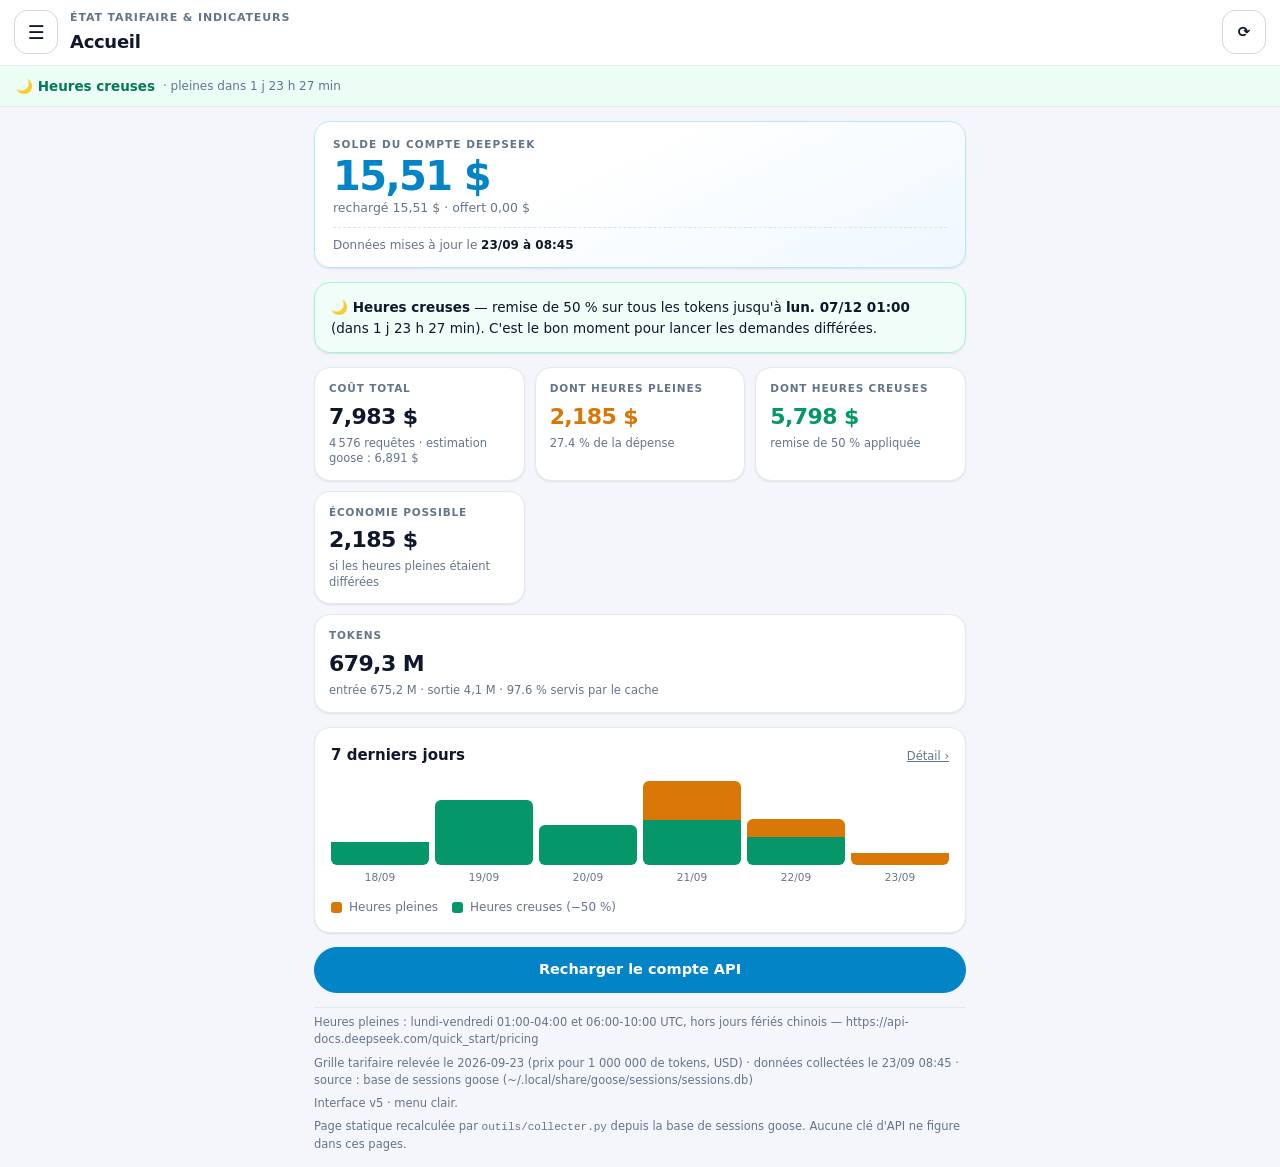
<file: docs/index.html>
<!doctype html>
<html lang="fr">
  <head>
    <meta charset="utf-8" />
    <meta
      name="viewport"
      content="width=device-width, initial-scale=1, viewport-fit=cover, maximum-scale=1, user-scalable=no"
    />
    <meta name="robots" content="noindex, nofollow" />
    <meta name="color-scheme" content="light" />
    <title>Accueil — Suivi DeepSeek</title>
    <meta
      name="description"
      content="Suivi de la consommation de l'API DeepSeek : état tarifaire en cours et indicateurs clés."
    />
    <link
      rel="icon"
      href="data:image/svg+xml,%3Csvg xmlns='http://www.w3.org/2000/svg' viewBox='0 0 32 32'%3E%3Ctext y='26' font-size='26'%3E%E2%8F%B0%3C/text%3E%3C/svg%3E"
    />
    <!-- Application installable (PWA) : manifeste, icônes, service worker. -->
    <link rel="manifest" href="manifest.webmanifest" />
    <meta name="theme-color" content="#ffffff" />
    <link rel="apple-touch-icon" href="icone-192.png" />
    <link rel="apple-touch-startup-image" href="icone-512.png" />
    <meta name="apple-mobile-web-app-capable" content="yes" />
    <meta name="mobile-web-app-capable" content="yes" />
    <meta name="apple-mobile-web-app-status-bar-style" content="default" />
    <meta name="apple-mobile-web-app-title" content="Suivi DeepSeek" />
    <link rel="stylesheet" href="style.css?v=5" />
  </head>
  <body data-page="index" data-version="5">
    <!-- Menu : la case à cocher ouvre le panneau sans une ligne de script. -->
    <input type="checkbox" id="bascule-menu" class="bascule" aria-label="Ouvrir le menu" />

    <header class="entete">
      <label for="bascule-menu" class="bouton-menu" role="button" aria-label="Ouvrir le menu">☰</label>
      <div class="entete-titre">
        <p class="fil">État tarifaire & indicateurs</p>
        <h1>Accueil</h1>
      </div>
      <a class="bouton-icone" href="" aria-label="Actualiser les données">⟳</a>
    </header>

    <div id="pastille-horaire" class="pastille creuse">…</div>

    <main id="contenu">
      <section class="hero" id="solde-hero" aria-label="Solde du compte DeepSeek">
        <p class="hero-titre">Solde du compte DeepSeek</p>
        <p class="hero-montant" id="solde-montant">…</p>
        <p class="hero-detail" id="solde-detail">chargement des données…</p>
        <p class="hero-maj" id="solde-maj">…</p>
      </section>

        <div id="bandeau" class="bandeau">Chargement des données…</div>

        <div id="cartes" class="grille-cartes"></div>

        <div class="panneau">
          <div class="panneau-titre">
            <h3>7 derniers jours</h3>
            <a class="indication" href="couts.html">Détail ›</a>
          </div>
          <div id="mini-jours" class="mini-graphique"></div>
          <div class="legende">
            <span><i style="background: var(--pleine)"></i>Heures pleines</span>
            <span><i style="background: var(--creuse)"></i>Heures creuses (−50 %)</span>
          </div>
        </div>

        <a
          id="lien-recharge"
          class="bouton bouton-principal bouton-large"
          href="https://platform.deepseek.com/top_up"
          target="_blank"
          rel="noopener"
        >
          Recharger le compte API
        </a>

        <div class="pied">
          <div id="pied-regle"></div>
          <div id="pied-source"></div>
          <div id="pied-version"></div>
          <div>
            Page statique recalculée par <code>outils/collecter.py</code> depuis la base de sessions goose.
            Aucune clé d'API ne figure dans ces pages.
          </div>
        </div>
    </main>

    <nav class="menu" aria-label="Types d'analyse">
      <div class="menu-tete">
        <div>
          <p>Suivi DeepSeek</p>
          <strong>Choisir une analyse</strong>
        </div>
        <label for="bascule-menu" class="menu-fermer" role="button" aria-label="Fermer le menu">✕</label>
      </div>
      <ul class="menu-liste">
<li><a href="index.html" aria-current="page"><span class="puce" aria-hidden="true">🧭</span><span class="libelle"><b>Accueil</b><span>état tarifaire &amp; indicateurs</span></span></a></li>
<li><a href="couts.html"><span class="puce" aria-hidden="true">💵</span><span class="libelle"><b>Coûts dans le temps</b><span>coût par jour, cumul, zoom</span></span></a></li>
<li><a href="horaires.html"><span class="puce" aria-hidden="true">🕒</span><span class="libelle"><b>Heures pleines / creuses</b><span>carte horaire, créneaux coûteux</span></span></a></li>
<li><a href="repartition.html"><span class="puce" aria-hidden="true">📊</span><span class="libelle"><b>Répartition</b><span>profils, applications, sessions</span></span></a></li>
<li><a href="demandes.html"><span class="puce" aria-hidden="true">📥</span><span class="libelle"><b>Demandes différées</b><span>file d'attente &amp; historique</span></span> <span class="compte" id="badge-demandes" hidden></span></a></li>
      </ul>
      <div class="menu-pied">
        <button id="bouton-installer" class="bouton bouton-large" type="button" hidden>
          Installer l'application
        </button>
        <a
          class="bouton bouton-principal bouton-large"
          data-lien-recharge
          href="https://platform.deepseek.com/top_up"
          target="_blank"
          rel="noopener"
        >
          Recharger le compte API
        </a>
        <div class="menu-version">
          <span class="indication">Interface <span id="pied-version-menu">…</span></span>
          <button id="bouton-maj" class="lien-bouton" type="button">Forcer la mise à jour</button>
        </div>
      </div>
    </nav>

    <script src="app.js?v=5"></script>
  </body>
</html>
</file>
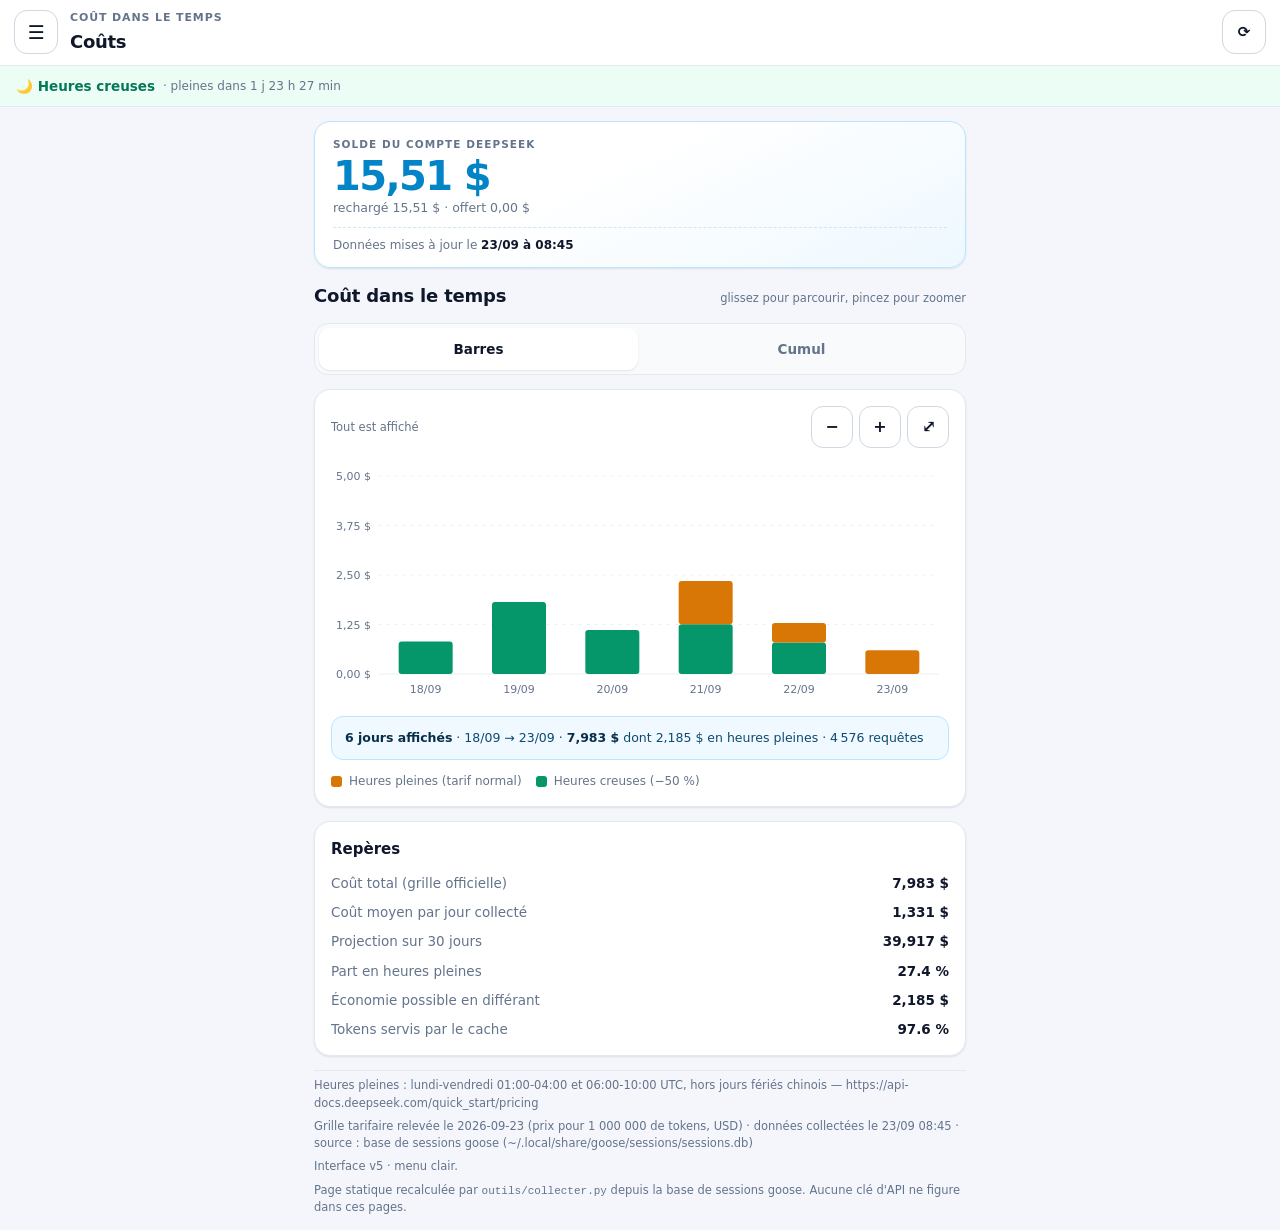
<file: docs/couts.html>
<!doctype html>
<html lang="fr">
  <head>
    <meta charset="utf-8" />
    <meta
      name="viewport"
      content="width=device-width, initial-scale=1, viewport-fit=cover, maximum-scale=1, user-scalable=no"
    />
    <meta name="robots" content="noindex, nofollow" />
    <meta name="color-scheme" content="light" />
    <title>Coûts — Suivi DeepSeek</title>
    <meta
      name="description"
      content="Suivi de la consommation de l'API DeepSeek : coût par jour en heures pleines et heures creuses."
    />
    <link
      rel="icon"
      href="data:image/svg+xml,%3Csvg xmlns='http://www.w3.org/2000/svg' viewBox='0 0 32 32'%3E%3Ctext y='26' font-size='26'%3E%E2%8F%B0%3C/text%3E%3C/svg%3E"
    />
    <!-- Application installable (PWA) : manifeste, icônes, service worker. -->
    <link rel="manifest" href="manifest.webmanifest" />
    <meta name="theme-color" content="#ffffff" />
    <link rel="apple-touch-icon" href="icone-192.png" />
    <link rel="apple-touch-startup-image" href="icone-512.png" />
    <meta name="apple-mobile-web-app-capable" content="yes" />
    <meta name="mobile-web-app-capable" content="yes" />
    <meta name="apple-mobile-web-app-status-bar-style" content="default" />
    <meta name="apple-mobile-web-app-title" content="Suivi DeepSeek" />
    <link rel="stylesheet" href="style.css?v=5" />
  </head>
  <body data-page="couts" data-version="5">
    <!-- Menu : la case à cocher ouvre le panneau sans une ligne de script. -->
    <input type="checkbox" id="bascule-menu" class="bascule" aria-label="Ouvrir le menu" />

    <header class="entete">
      <label for="bascule-menu" class="bouton-menu" role="button" aria-label="Ouvrir le menu">☰</label>
      <div class="entete-titre">
        <p class="fil">Coût dans le temps</p>
        <h1>Coûts</h1>
      </div>
      <a class="bouton-icone" href="" aria-label="Actualiser les données">⟳</a>
    </header>

    <div id="pastille-horaire" class="pastille creuse">…</div>

    <main id="contenu">
      <section class="hero" id="solde-hero" aria-label="Solde du compte DeepSeek">
        <p class="hero-titre">Solde du compte DeepSeek</p>
        <p class="hero-montant" id="solde-montant">…</p>
        <p class="hero-detail" id="solde-detail">chargement des données…</p>
        <p class="hero-maj" id="solde-maj">…</p>
      </section>

        <div id="message-erreur" class="bandeau erreur" hidden></div>

        <div class="barre-titre">
          <h2>Coût dans le temps</h2>
          <span class="indication">glissez pour parcourir, pincez pour zoomer</span>
        </div>

        <div class="segments" role="group" aria-label="Type de graphique">
          <button class="segment actif" type="button" data-mode="barres" aria-pressed="true">Barres</button>
          <button class="segment" type="button" data-mode="cumul" aria-pressed="false">Cumul</button>
        </div>

        <div class="panneau">
          <div class="barre-graphique">
            <span class="indication" id="indication-jours">Tout est affiché</span>
            <div class="zoom-boutons" data-zoom="jours">
              <button type="button" data-zoom-action="moins" aria-label="Dézoomer">−</button>
              <button type="button" data-zoom-action="plus" aria-label="Zoomer">+</button>
              <button type="button" data-zoom-action="reset" aria-label="Tout afficher">⤢</button>
            </div>
          </div>
          <div id="graphique-jours" class="graphique"></div>
          <div id="detail-jours" class="detail-graphique"></div>
          <div id="legende-jours" class="legende"></div>
        </div>

        <div class="panneau">
          <h3>Repères</h3>
          <dl class="reperes" id="reperes-couts"></dl>
        </div>

        <div class="pied">
          <div id="pied-regle"></div>
          <div id="pied-source"></div>
          <div id="pied-version"></div>
          <div>
            Page statique recalculée par <code>outils/collecter.py</code> depuis la base de sessions goose.
            Aucune clé d'API ne figure dans ces pages.
          </div>
        </div>
    </main>

    <nav class="menu" aria-label="Types d'analyse">
      <div class="menu-tete">
        <div>
          <p>Suivi DeepSeek</p>
          <strong>Choisir une analyse</strong>
        </div>
        <label for="bascule-menu" class="menu-fermer" role="button" aria-label="Fermer le menu">✕</label>
      </div>
      <ul class="menu-liste">
<li><a href="index.html"><span class="puce" aria-hidden="true">🧭</span><span class="libelle"><b>Accueil</b><span>état tarifaire &amp; indicateurs</span></span></a></li>
<li><a href="couts.html" aria-current="page"><span class="puce" aria-hidden="true">💵</span><span class="libelle"><b>Coûts dans le temps</b><span>coût par jour, cumul, zoom</span></span></a></li>
<li><a href="horaires.html"><span class="puce" aria-hidden="true">🕒</span><span class="libelle"><b>Heures pleines / creuses</b><span>carte horaire, créneaux coûteux</span></span></a></li>
<li><a href="repartition.html"><span class="puce" aria-hidden="true">📊</span><span class="libelle"><b>Répartition</b><span>profils, applications, sessions</span></span></a></li>
<li><a href="demandes.html"><span class="puce" aria-hidden="true">📥</span><span class="libelle"><b>Demandes différées</b><span>file d'attente &amp; historique</span></span> <span class="compte" id="badge-demandes" hidden></span></a></li>
      </ul>
      <div class="menu-pied">
        <button id="bouton-installer" class="bouton bouton-large" type="button" hidden>
          Installer l'application
        </button>
        <a
          class="bouton bouton-principal bouton-large"
          data-lien-recharge
          href="https://platform.deepseek.com/top_up"
          target="_blank"
          rel="noopener"
        >
          Recharger le compte API
        </a>
        <div class="menu-version">
          <span class="indication">Interface <span id="pied-version-menu">…</span></span>
          <button id="bouton-maj" class="lien-bouton" type="button">Forcer la mise à jour</button>
        </div>
      </div>
    </nav>

    <script src="app.js?v=5"></script>
  </body>
</html>
</file>
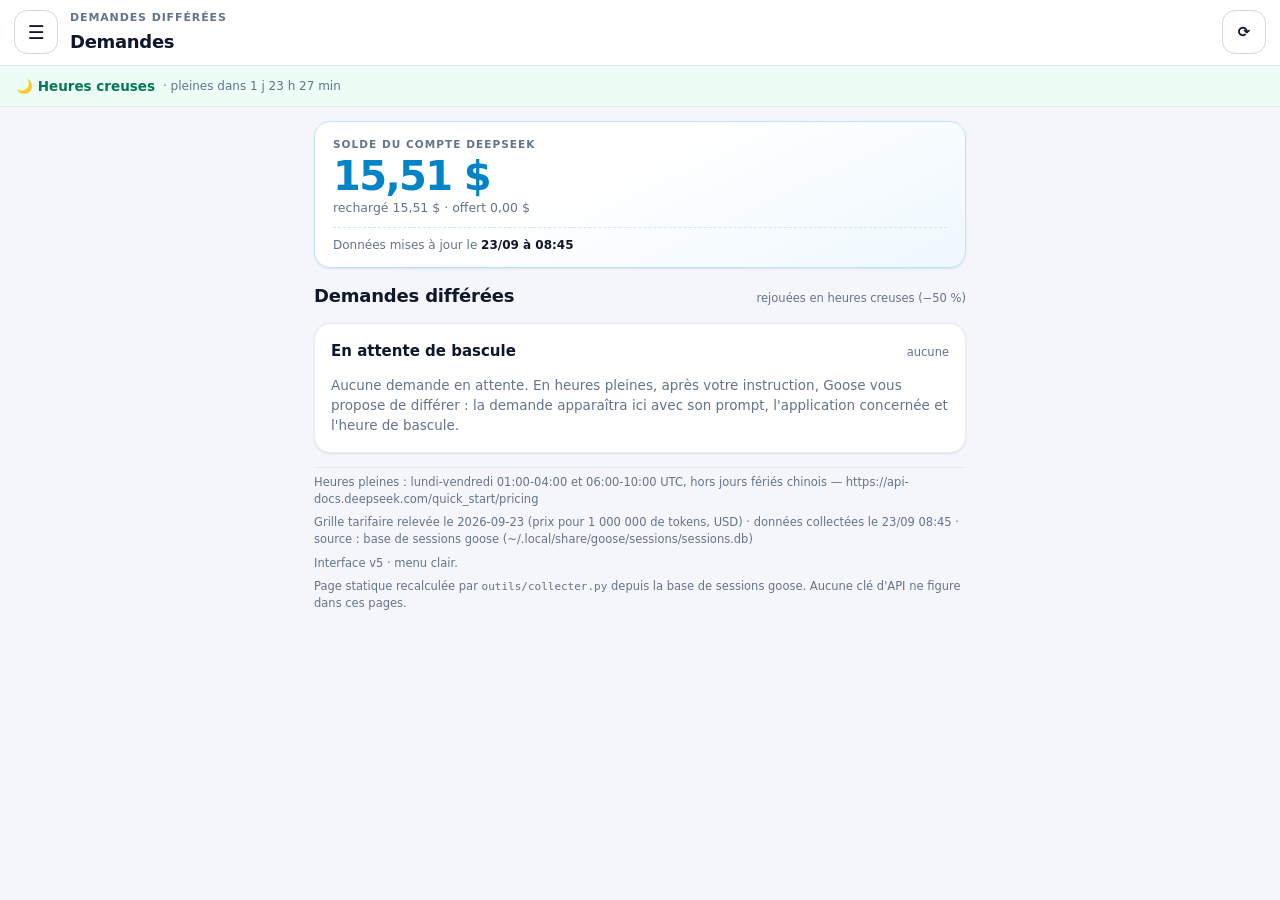
<file: docs/demandes.html>
<!doctype html>
<html lang="fr">
  <head>
    <meta charset="utf-8" />
    <meta
      name="viewport"
      content="width=device-width, initial-scale=1, viewport-fit=cover, maximum-scale=1, user-scalable=no"
    />
    <meta name="robots" content="noindex, nofollow" />
    <meta name="color-scheme" content="light" />
    <title>Demandes — Suivi DeepSeek</title>
    <meta
      name="description"
      content="Suivi de la consommation de l'API DeepSeek : demandes en attente d'heures creuses."
    />
    <link
      rel="icon"
      href="data:image/svg+xml,%3Csvg xmlns='http://www.w3.org/2000/svg' viewBox='0 0 32 32'%3E%3Ctext y='26' font-size='26'%3E%E2%8F%B0%3C/text%3E%3C/svg%3E"
    />
    <!-- Application installable (PWA) : manifeste, icônes, service worker. -->
    <link rel="manifest" href="manifest.webmanifest" />
    <meta name="theme-color" content="#ffffff" />
    <link rel="apple-touch-icon" href="icone-192.png" />
    <link rel="apple-touch-startup-image" href="icone-512.png" />
    <meta name="apple-mobile-web-app-capable" content="yes" />
    <meta name="mobile-web-app-capable" content="yes" />
    <meta name="apple-mobile-web-app-status-bar-style" content="default" />
    <meta name="apple-mobile-web-app-title" content="Suivi DeepSeek" />
    <link rel="stylesheet" href="style.css?v=5" />
  </head>
  <body data-page="demandes" data-version="5">
    <!-- Menu : la case à cocher ouvre le panneau sans une ligne de script. -->
    <input type="checkbox" id="bascule-menu" class="bascule" aria-label="Ouvrir le menu" />

    <header class="entete">
      <label for="bascule-menu" class="bouton-menu" role="button" aria-label="Ouvrir le menu">☰</label>
      <div class="entete-titre">
        <p class="fil">Demandes différées</p>
        <h1>Demandes</h1>
      </div>
      <a class="bouton-icone" href="" aria-label="Actualiser les données">⟳</a>
    </header>

    <div id="pastille-horaire" class="pastille creuse">…</div>

    <main id="contenu">
      <section class="hero" id="solde-hero" aria-label="Solde du compte DeepSeek">
        <p class="hero-titre">Solde du compte DeepSeek</p>
        <p class="hero-montant" id="solde-montant">…</p>
        <p class="hero-detail" id="solde-detail">chargement des données…</p>
        <p class="hero-maj" id="solde-maj">…</p>
      </section>

        <div id="message-erreur" class="bandeau erreur" hidden></div>

        <div class="barre-titre">
          <h2>Demandes différées</h2>
          <span class="indication">rejouées en heures creuses (−50 %)</span>
        </div>

        <div class="panneau">
          <div class="panneau-titre">
            <h3>En attente de bascule</h3>
            <span class="indication" id="compte-attente"></span>
          </div>
          <div id="taches" class="taches"></div>
        </div>

        <div class="panneau" id="panneau-traitees" hidden>
          <div class="panneau-titre">
            <h3>Déjà clôturées</h3>
            <span class="indication" id="compte-traitees"></span>
          </div>
          <div id="taches-traitees" class="taches"></div>
        </div>

        <div class="pied">
          <div id="pied-regle"></div>
          <div id="pied-source"></div>
          <div id="pied-version"></div>
          <div>
            Page statique recalculée par <code>outils/collecter.py</code> depuis la base de sessions goose.
            Aucune clé d'API ne figure dans ces pages.
          </div>
        </div>
    </main>

    <nav class="menu" aria-label="Types d'analyse">
      <div class="menu-tete">
        <div>
          <p>Suivi DeepSeek</p>
          <strong>Choisir une analyse</strong>
        </div>
        <label for="bascule-menu" class="menu-fermer" role="button" aria-label="Fermer le menu">✕</label>
      </div>
      <ul class="menu-liste">
<li><a href="index.html"><span class="puce" aria-hidden="true">🧭</span><span class="libelle"><b>Accueil</b><span>état tarifaire &amp; indicateurs</span></span></a></li>
<li><a href="couts.html"><span class="puce" aria-hidden="true">💵</span><span class="libelle"><b>Coûts dans le temps</b><span>coût par jour, cumul, zoom</span></span></a></li>
<li><a href="horaires.html"><span class="puce" aria-hidden="true">🕒</span><span class="libelle"><b>Heures pleines / creuses</b><span>carte horaire, créneaux coûteux</span></span></a></li>
<li><a href="repartition.html"><span class="puce" aria-hidden="true">📊</span><span class="libelle"><b>Répartition</b><span>profils, applications, sessions</span></span></a></li>
<li><a href="demandes.html" aria-current="page"><span class="puce" aria-hidden="true">📥</span><span class="libelle"><b>Demandes différées</b><span>file d'attente &amp; historique</span></span> <span class="compte" id="badge-demandes" hidden></span></a></li>
      </ul>
      <div class="menu-pied">
        <button id="bouton-installer" class="bouton bouton-large" type="button" hidden>
          Installer l'application
        </button>
        <a
          class="bouton bouton-principal bouton-large"
          data-lien-recharge
          href="https://platform.deepseek.com/top_up"
          target="_blank"
          rel="noopener"
        >
          Recharger le compte API
        </a>
        <div class="menu-version">
          <span class="indication">Interface <span id="pied-version-menu">…</span></span>
          <button id="bouton-maj" class="lien-bouton" type="button">Forcer la mise à jour</button>
        </div>
      </div>
    </nav>

    <script src="app.js?v=5"></script>
  </body>
</html>
</file>
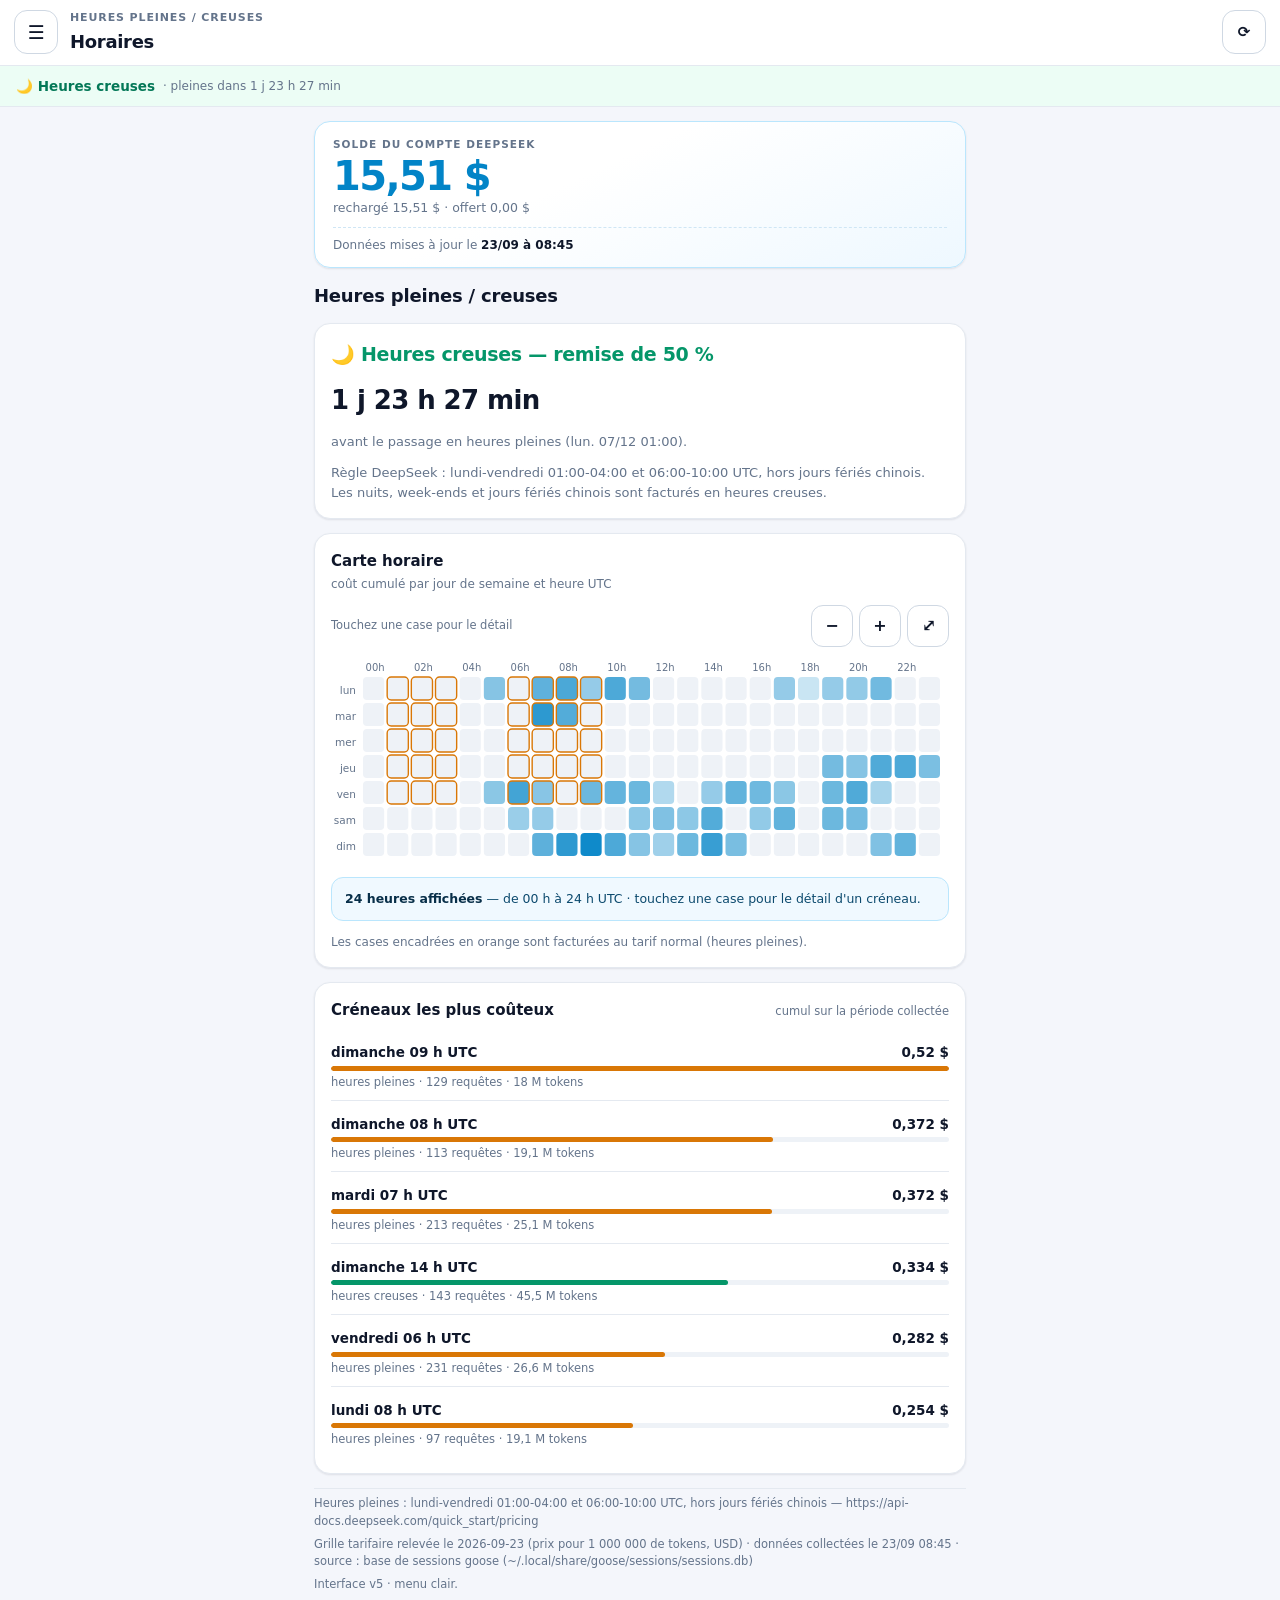
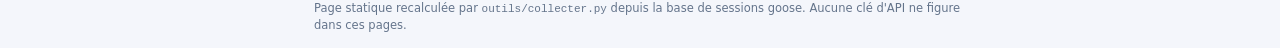
<file: docs/horaires.html>
<!doctype html>
<html lang="fr">
  <head>
    <meta charset="utf-8" />
    <meta
      name="viewport"
      content="width=device-width, initial-scale=1, viewport-fit=cover, maximum-scale=1, user-scalable=no"
    />
    <meta name="robots" content="noindex, nofollow" />
    <meta name="color-scheme" content="light" />
    <title>Horaires — Suivi DeepSeek</title>
    <meta
      name="description"
      content="Suivi de la consommation de l'API DeepSeek : règle des heures pleines et creuses, carte horaire."
    />
    <link
      rel="icon"
      href="data:image/svg+xml,%3Csvg xmlns='http://www.w3.org/2000/svg' viewBox='0 0 32 32'%3E%3Ctext y='26' font-size='26'%3E%E2%8F%B0%3C/text%3E%3C/svg%3E"
    />
    <!-- Application installable (PWA) : manifeste, icônes, service worker. -->
    <link rel="manifest" href="manifest.webmanifest" />
    <meta name="theme-color" content="#ffffff" />
    <link rel="apple-touch-icon" href="icone-192.png" />
    <link rel="apple-touch-startup-image" href="icone-512.png" />
    <meta name="apple-mobile-web-app-capable" content="yes" />
    <meta name="mobile-web-app-capable" content="yes" />
    <meta name="apple-mobile-web-app-status-bar-style" content="default" />
    <meta name="apple-mobile-web-app-title" content="Suivi DeepSeek" />
    <link rel="stylesheet" href="style.css?v=5" />
  </head>
  <body data-page="horaires" data-version="5">
    <!-- Menu : la case à cocher ouvre le panneau sans une ligne de script. -->
    <input type="checkbox" id="bascule-menu" class="bascule" aria-label="Ouvrir le menu" />

    <header class="entete">
      <label for="bascule-menu" class="bouton-menu" role="button" aria-label="Ouvrir le menu">☰</label>
      <div class="entete-titre">
        <p class="fil">Heures pleines / creuses</p>
        <h1>Horaires</h1>
      </div>
      <a class="bouton-icone" href="" aria-label="Actualiser les données">⟳</a>
    </header>

    <div id="pastille-horaire" class="pastille creuse">…</div>

    <main id="contenu">
      <section class="hero" id="solde-hero" aria-label="Solde du compte DeepSeek">
        <p class="hero-titre">Solde du compte DeepSeek</p>
        <p class="hero-montant" id="solde-montant">…</p>
        <p class="hero-detail" id="solde-detail">chargement des données…</p>
        <p class="hero-maj" id="solde-maj">…</p>
      </section>

        <div id="message-erreur" class="bandeau erreur" hidden></div>

        <div class="barre-titre">
          <h2>Heures pleines / creuses</h2>
        </div>

        <div id="etat-horaires" class="panneau etat-horaires"></div>

        <div class="panneau">
          <div class="panneau-titre">
            <h3>
              Carte horaire
              <small>coût cumulé par jour de semaine et heure UTC</small>
            </h3>
          </div>
          <div class="barre-graphique">
            <span class="indication">Touchez une case pour le détail</span>
            <div class="zoom-boutons" data-zoom="thermique">
              <button type="button" data-zoom-action="moins" aria-label="Dézoomer">−</button>
              <button type="button" data-zoom-action="plus" aria-label="Zoomer">+</button>
              <button type="button" data-zoom-action="reset" aria-label="Afficher 24 heures">⤢</button>
            </div>
          </div>
          <div id="carte-thermique" class="graphique"></div>
          <div id="detail-thermique" class="detail-graphique"></div>
          <p class="aide">Les cases encadrées en orange sont facturées au tarif normal (heures pleines).</p>
        </div>

        <div class="panneau">
          <div class="panneau-titre">
            <h3>Créneaux les plus coûteux</h3>
            <span class="indication">cumul sur la période collectée</span>
          </div>
          <div id="creneaux" class="liste-creneaux"></div>
        </div>

        <div class="pied">
          <div id="pied-regle"></div>
          <div id="pied-source"></div>
          <div id="pied-version"></div>
          <div>
            Page statique recalculée par <code>outils/collecter.py</code> depuis la base de sessions goose.
            Aucune clé d'API ne figure dans ces pages.
          </div>
        </div>
    </main>

    <nav class="menu" aria-label="Types d'analyse">
      <div class="menu-tete">
        <div>
          <p>Suivi DeepSeek</p>
          <strong>Choisir une analyse</strong>
        </div>
        <label for="bascule-menu" class="menu-fermer" role="button" aria-label="Fermer le menu">✕</label>
      </div>
      <ul class="menu-liste">
<li><a href="index.html"><span class="puce" aria-hidden="true">🧭</span><span class="libelle"><b>Accueil</b><span>état tarifaire &amp; indicateurs</span></span></a></li>
<li><a href="couts.html"><span class="puce" aria-hidden="true">💵</span><span class="libelle"><b>Coûts dans le temps</b><span>coût par jour, cumul, zoom</span></span></a></li>
<li><a href="horaires.html" aria-current="page"><span class="puce" aria-hidden="true">🕒</span><span class="libelle"><b>Heures pleines / creuses</b><span>carte horaire, créneaux coûteux</span></span></a></li>
<li><a href="repartition.html"><span class="puce" aria-hidden="true">📊</span><span class="libelle"><b>Répartition</b><span>profils, applications, sessions</span></span></a></li>
<li><a href="demandes.html"><span class="puce" aria-hidden="true">📥</span><span class="libelle"><b>Demandes différées</b><span>file d'attente &amp; historique</span></span> <span class="compte" id="badge-demandes" hidden></span></a></li>
      </ul>
      <div class="menu-pied">
        <button id="bouton-installer" class="bouton bouton-large" type="button" hidden>
          Installer l'application
        </button>
        <a
          class="bouton bouton-principal bouton-large"
          data-lien-recharge
          href="https://platform.deepseek.com/top_up"
          target="_blank"
          rel="noopener"
        >
          Recharger le compte API
        </a>
        <div class="menu-version">
          <span class="indication">Interface <span id="pied-version-menu">…</span></span>
          <button id="bouton-maj" class="lien-bouton" type="button">Forcer la mise à jour</button>
        </div>
      </div>
    </nav>

    <script src="app.js?v=5"></script>
  </body>
</html>
</file>
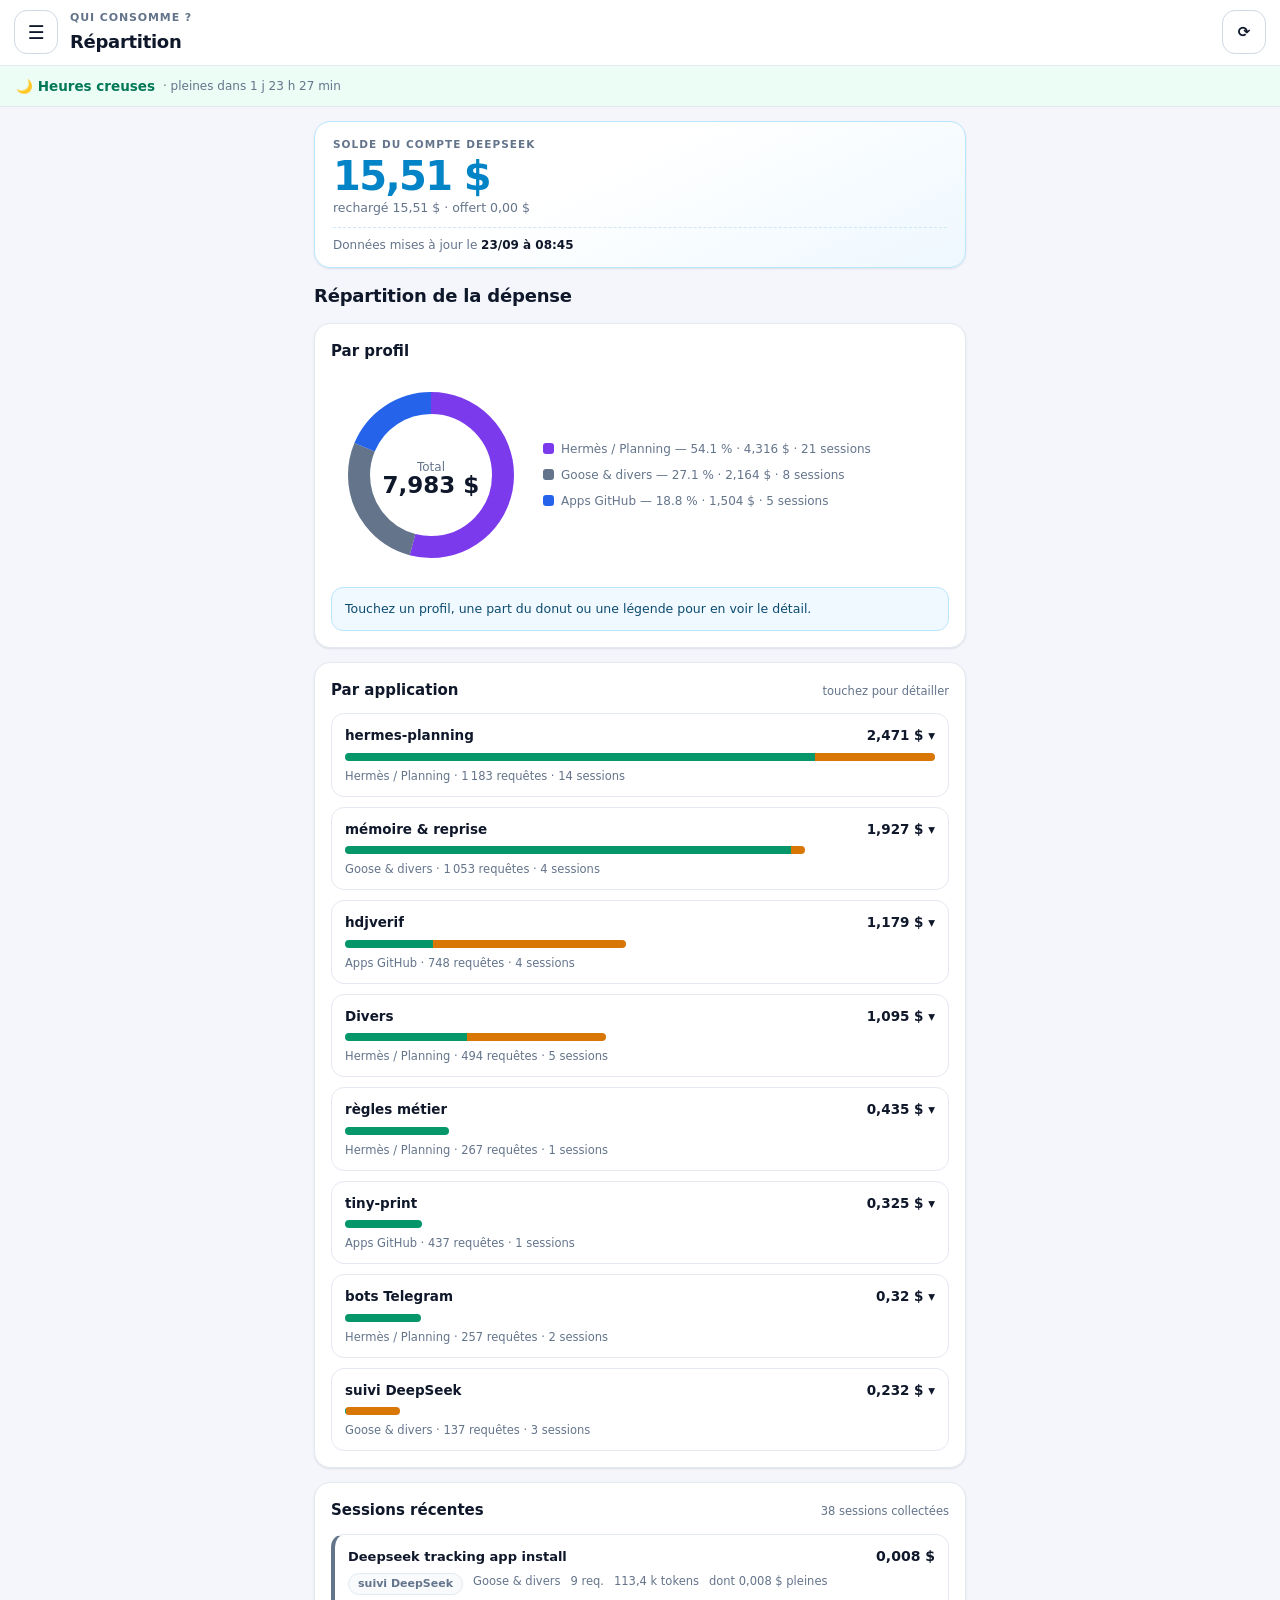
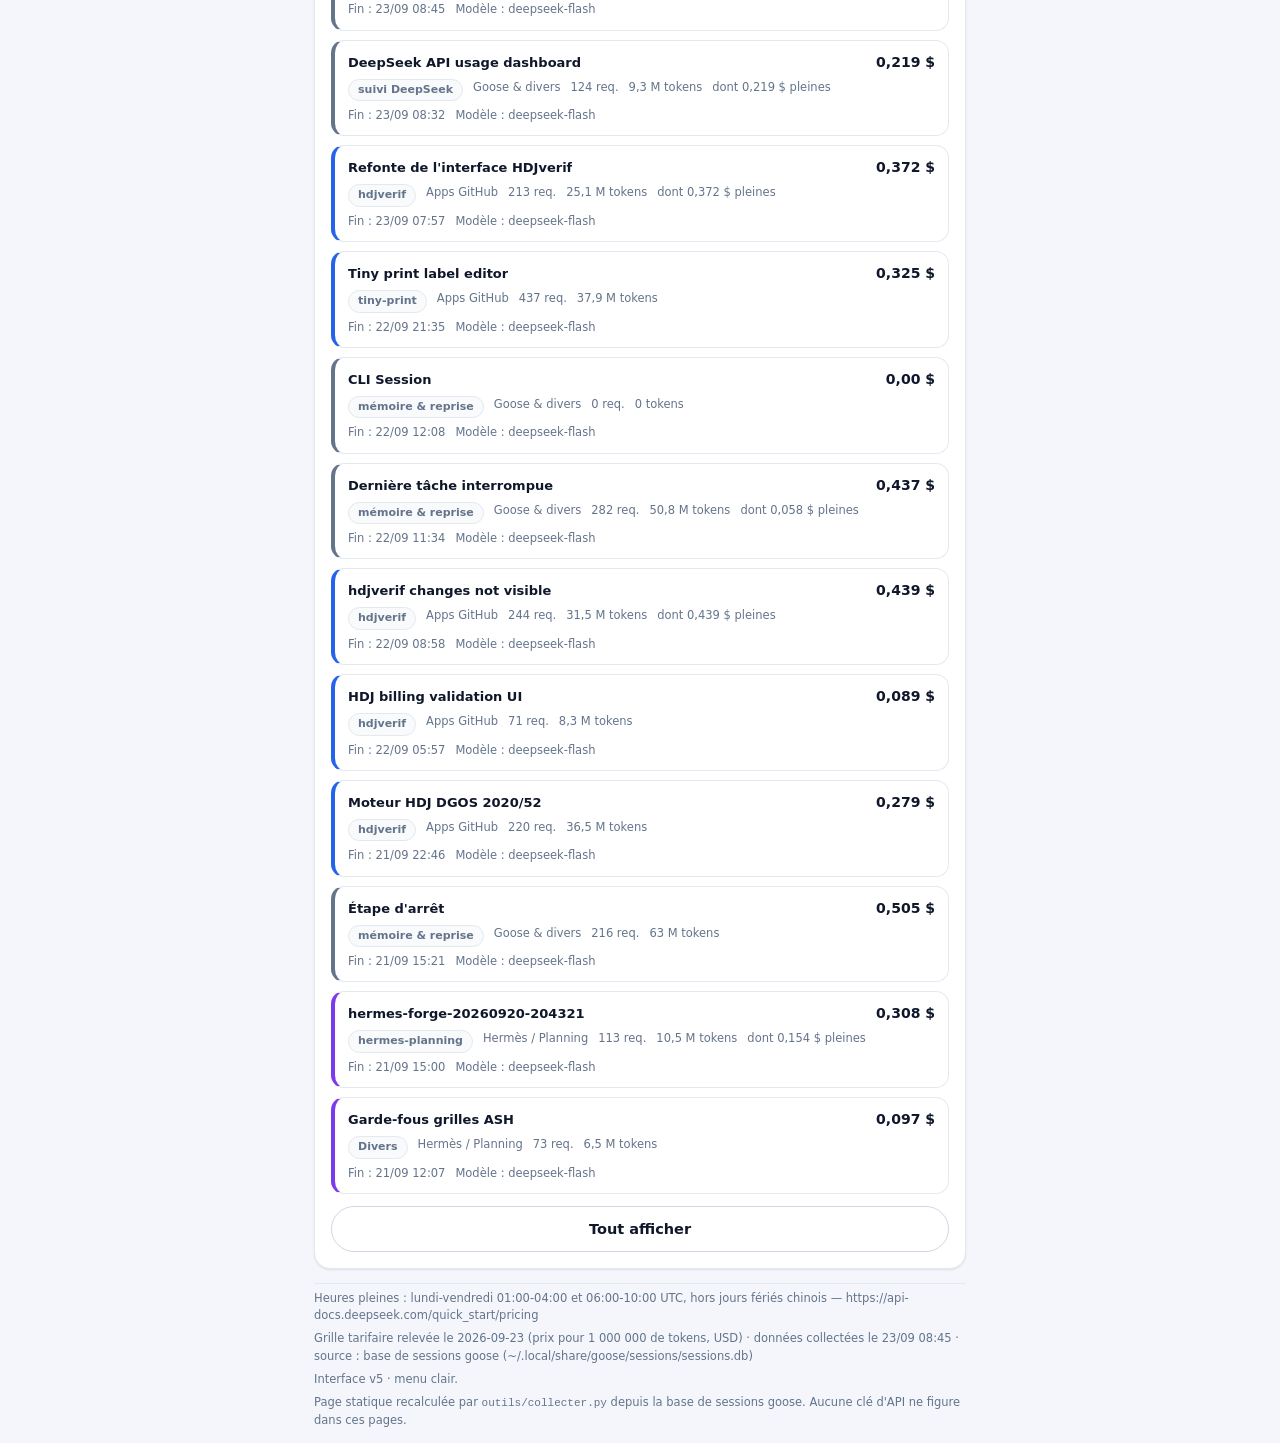
<file: docs/repartition.html>
<!doctype html>
<html lang="fr">
  <head>
    <meta charset="utf-8" />
    <meta
      name="viewport"
      content="width=device-width, initial-scale=1, viewport-fit=cover, maximum-scale=1, user-scalable=no"
    />
    <meta name="robots" content="noindex, nofollow" />
    <meta name="color-scheme" content="light" />
    <title>Répartition — Suivi DeepSeek</title>
    <meta
      name="description"
      content="Suivi de la consommation de l'API DeepSeek : répartition par profil, par application et par session."
    />
    <link
      rel="icon"
      href="data:image/svg+xml,%3Csvg xmlns='http://www.w3.org/2000/svg' viewBox='0 0 32 32'%3E%3Ctext y='26' font-size='26'%3E%E2%8F%B0%3C/text%3E%3C/svg%3E"
    />
    <!-- Application installable (PWA) : manifeste, icônes, service worker. -->
    <link rel="manifest" href="manifest.webmanifest" />
    <meta name="theme-color" content="#ffffff" />
    <link rel="apple-touch-icon" href="icone-192.png" />
    <link rel="apple-touch-startup-image" href="icone-512.png" />
    <meta name="apple-mobile-web-app-capable" content="yes" />
    <meta name="mobile-web-app-capable" content="yes" />
    <meta name="apple-mobile-web-app-status-bar-style" content="default" />
    <meta name="apple-mobile-web-app-title" content="Suivi DeepSeek" />
    <link rel="stylesheet" href="style.css?v=5" />
  </head>
  <body data-page="repartition" data-version="5">
    <!-- Menu : la case à cocher ouvre le panneau sans une ligne de script. -->
    <input type="checkbox" id="bascule-menu" class="bascule" aria-label="Ouvrir le menu" />

    <header class="entete">
      <label for="bascule-menu" class="bouton-menu" role="button" aria-label="Ouvrir le menu">☰</label>
      <div class="entete-titre">
        <p class="fil">Qui consomme ?</p>
        <h1>Répartition</h1>
      </div>
      <a class="bouton-icone" href="" aria-label="Actualiser les données">⟳</a>
    </header>

    <div id="pastille-horaire" class="pastille creuse">…</div>

    <main id="contenu">
      <section class="hero" id="solde-hero" aria-label="Solde du compte DeepSeek">
        <p class="hero-titre">Solde du compte DeepSeek</p>
        <p class="hero-montant" id="solde-montant">…</p>
        <p class="hero-detail" id="solde-detail">chargement des données…</p>
        <p class="hero-maj" id="solde-maj">…</p>
      </section>

        <div id="message-erreur" class="bandeau erreur" hidden></div>

        <div class="barre-titre">
          <h2>Répartition de la dépense</h2>
        </div>

        <div class="panneau">
          <h3>Par profil</h3>
          <div class="donut-bloc">
            <div id="graphique-profils" class="donut"></div>
            <div id="legende-profils" class="legende colonne"></div>
          </div>
          <div id="detail-profils" class="detail-graphique"></div>
        </div>

        <div class="panneau">
          <div class="panneau-titre">
            <h3>Par application</h3>
            <span class="indication">touchez pour détailler</span>
          </div>
          <div id="graphique-applications" class="barres-applications"></div>
        </div>

        <div class="panneau">
          <div class="panneau-titre">
            <h3>Sessions récentes</h3>
            <span class="indication" id="compte-sessions"></span>
          </div>
          <div id="lignes-sessions" class="liste-sessions"></div>
          <button id="bouton-plus-sessions" class="bouton bouton-large" type="button" hidden>Tout afficher</button>
        </div>

        <div class="pied">
          <div id="pied-regle"></div>
          <div id="pied-source"></div>
          <div id="pied-version"></div>
          <div>
            Page statique recalculée par <code>outils/collecter.py</code> depuis la base de sessions goose.
            Aucune clé d'API ne figure dans ces pages.
          </div>
        </div>
    </main>

    <nav class="menu" aria-label="Types d'analyse">
      <div class="menu-tete">
        <div>
          <p>Suivi DeepSeek</p>
          <strong>Choisir une analyse</strong>
        </div>
        <label for="bascule-menu" class="menu-fermer" role="button" aria-label="Fermer le menu">✕</label>
      </div>
      <ul class="menu-liste">
<li><a href="index.html"><span class="puce" aria-hidden="true">🧭</span><span class="libelle"><b>Accueil</b><span>état tarifaire &amp; indicateurs</span></span></a></li>
<li><a href="couts.html"><span class="puce" aria-hidden="true">💵</span><span class="libelle"><b>Coûts dans le temps</b><span>coût par jour, cumul, zoom</span></span></a></li>
<li><a href="horaires.html"><span class="puce" aria-hidden="true">🕒</span><span class="libelle"><b>Heures pleines / creuses</b><span>carte horaire, créneaux coûteux</span></span></a></li>
<li><a href="repartition.html" aria-current="page"><span class="puce" aria-hidden="true">📊</span><span class="libelle"><b>Répartition</b><span>profils, applications, sessions</span></span></a></li>
<li><a href="demandes.html"><span class="puce" aria-hidden="true">📥</span><span class="libelle"><b>Demandes différées</b><span>file d'attente &amp; historique</span></span> <span class="compte" id="badge-demandes" hidden></span></a></li>
      </ul>
      <div class="menu-pied">
        <button id="bouton-installer" class="bouton bouton-large" type="button" hidden>
          Installer l'application
        </button>
        <a
          class="bouton bouton-principal bouton-large"
          data-lien-recharge
          href="https://platform.deepseek.com/top_up"
          target="_blank"
          rel="noopener"
        >
          Recharger le compte API
        </a>
        <div class="menu-version">
          <span class="indication">Interface <span id="pied-version-menu">…</span></span>
          <button id="bouton-maj" class="lien-bouton" type="button">Forcer la mise à jour</button>
        </div>
      </div>
    </nav>

    <script src="app.js?v=5"></script>
  </body>
</html>
</file>
<file: docs/style.css>
/* Suivi DeepSeek — interface claire pour téléphone.
   Navigation par menu (liens natifs vers des pages séparées) : la mise en page
   ne dépend d'aucun script pour circuler entre les écrans. */

:root {
  color-scheme: light;

  --fond: #f4f6fb;
  --carte: #ffffff;
  --carte-2: #f8fafc;
  --bord: #e4e9f0;
  --bord-fort: #cfd8e3;
  --texte: #0f172a;
  --texte-doux: #64748b;
  --pleine: #d97706; /* heures pleines — ambre lisible sur blanc */
  --creuse: #059669; /* heures creuses — émeraude */
  --accent: #0284c7; /* cumul, liens actifs */
  --accent-rgb: 2, 132, 199;
  --danger: #dc2626;
  --grille: #eaeff6; /* lignes de grille des graphiques */
  --case-vide: #eef2f7; /* carte horaire : case sans donnée */
  --ombre: 0 1px 2px rgba(15, 23, 42, 0.06), 0 1px 3px rgba(15, 23, 42, 0.04);
  --rayon: 16px;
  --marge: 14px;
}

* {
  box-sizing: border-box;
  -webkit-tap-highlight-color: transparent;
}

[hidden] {
  display: none !important;
}

html {
  -webkit-text-size-adjust: 100%;
}

body {
  margin: 0;
  background: var(--fond);
  color: var(--texte);
  font: 15px/1.5 "Inter", "Segoe UI", system-ui, -apple-system, sans-serif;
  min-height: 100vh;
  display: flex;
  flex-direction: column;
}

a { color: var(--accent); }

/* ------------------------------------------------------------------ en-tête */

.entete {
  position: sticky;
  top: 0;
  z-index: 20;
  display: flex;
  align-items: center;
  gap: 12px;
  padding: calc(env(safe-area-inset-top, 0px) + 10px) var(--marge) 10px;
  background: var(--carte);
  border-bottom: 1px solid var(--bord);
}

.bouton-menu {
  flex-shrink: 0;
  width: 44px;
  height: 44px;
  display: flex;
  align-items: center;
  justify-content: center;
  border: 1px solid var(--bord-fort);
  border-radius: 13px;
  background: var(--carte);
  color: var(--texte);
  font-size: 19px;
  line-height: 1;
  cursor: pointer;
  user-select: none;
}
.bouton-menu:active { background: var(--carte-2); }

.entete-titre { flex: 1; min-width: 0; }
.entete-titre .fil {
  margin: 0;
  font-size: 11px;
  font-weight: 600;
  letter-spacing: 0.08em;
  text-transform: uppercase;
  color: var(--texte-doux);
}
.entete-titre h1 {
  margin: 1px 0 0;
  font-size: 18px;
  letter-spacing: -0.3px;
  white-space: nowrap;
  overflow: hidden;
  text-overflow: ellipsis;
}

.bouton-icone {
  flex-shrink: 0;
  min-width: 44px;
  height: 44px;
  padding: 0 12px;
  display: inline-flex;
  align-items: center;
  justify-content: center;
  border: 1px solid var(--bord-fort);
  border-radius: 13px;
  background: var(--carte);
  color: var(--texte);
  font-family: inherit;
  font-size: 15px;
  font-weight: 600;
  text-decoration: none;
  cursor: pointer;
}
.bouton-icone:active { background: var(--carte-2); }

.bouton {
  display: inline-flex;
  align-items: center;
  justify-content: center;
  gap: 8px;
  min-height: 46px;
  padding: 10px 18px;
  border-radius: 999px;
  border: 1px solid var(--bord-fort);
  background: var(--carte);
  color: var(--texte);
  font-family: inherit;
  font-size: 14.5px;
  font-weight: 600;
  text-decoration: none;
  cursor: pointer;
}
.bouton-principal {
  background: var(--accent);
  border-color: var(--accent);
  color: #fff;
}
.bouton-large { width: 100%; }

/* --------------------------------------------------------------- état tarif */

.pastille {
  display: flex;
  align-items: center;
  gap: 8px;
  padding: 10px 16px;
  font-size: 13.5px;
  font-weight: 600;
  border-bottom: 1px solid var(--bord);
}
.pastille small { font-weight: 500; color: var(--texte-doux); font-size: 12px; }
.pastille.pleine { background: #fff7ed; color: #b45309; }
.pastille.creuse { background: #ecfdf5; color: #047857; }

/* --------------------------------------------------------------------- menu */

/* Bascule sans script : une case à cocher masquée pilote l'ouverture du menu. */
.bascule {
  position: absolute;
  opacity: 0;
  pointer-events: none;
}

.menu {
  position: fixed;
  inset: 0;
  z-index: 40;
  display: flex;
  flex-direction: column;
  gap: 4px;
  padding: calc(env(safe-area-inset-top, 0px) + 12px) 14px
    calc(env(safe-area-inset-bottom, 0px) + 18px);
  background: var(--carte);
  overflow-y: auto;
  transform: translateY(-101%);
  visibility: hidden;
  transition: transform 0.22s ease;
}
.bascule:checked ~ .menu {
  transform: translateY(0);
  visibility: visible;
}

.menu-tete {
  display: flex;
  align-items: center;
  justify-content: space-between;
  gap: 10px;
  padding-bottom: 10px;
  border-bottom: 1px solid var(--bord);
}
.menu-tete p {
  margin: 0;
  font-size: 11px;
  font-weight: 600;
  letter-spacing: 0.08em;
  text-transform: uppercase;
  color: var(--texte-doux);
}
.menu-tete strong { display: block; font-size: 17px; letter-spacing: -0.2px; }
.menu-fermer {
  width: 44px;
  height: 44px;
  display: flex;
  align-items: center;
  justify-content: center;
  border: 1px solid var(--bord-fort);
  border-radius: 13px;
  font-size: 17px;
  cursor: pointer;
}

.menu-liste { list-style: none; margin: 10px 0 0; padding: 0; display: grid; gap: 8px; }
.menu-liste a {
  display: flex;
  align-items: center;
  gap: 13px;
  min-height: 62px;
  padding: 12px 14px;
  border: 1px solid var(--bord);
  border-radius: 14px;
  background: var(--carte-2);
  color: var(--texte);
  text-decoration: none;
}
.menu-liste a:active { background: #eef2f7; }
.menu-liste a[aria-current="page"] {
  border-color: var(--accent);
  background: #f0f9ff;
}
.menu-liste .puce {
  width: 36px;
  height: 36px;
  flex-shrink: 0;
  display: flex;
  align-items: center;
  justify-content: center;
  border-radius: 11px;
  background: var(--carte);
  border: 1px solid var(--bord);
  font-size: 18px;
}
.menu-liste .libelle { display: grid; gap: 1px; min-width: 0; }
.menu-liste .libelle b { font-size: 14.5px; font-weight: 600; }
.menu-liste .libelle span { font-size: 12px; color: var(--texte-doux); }
.menu-liste .compte {
  margin-left: auto;
  min-width: 22px;
  height: 22px;
  padding: 0 7px;
  border-radius: 999px;
  background: var(--pleine);
  color: #fff;
  font-size: 12px;
  font-weight: 700;
  display: inline-flex;
  align-items: center;
  justify-content: center;
}
.menu-pied {
  margin-top: auto;
  padding-top: 14px;
  display: grid;
  gap: 9px;
  border-top: 1px solid var(--bord);
}

.menu-version {
  display: flex;
  align-items: center;
  justify-content: space-between;
  gap: 10px;
  padding-top: 2px;
}

.lien-bouton {
  border: 0;
  background: none;
  color: var(--accent);
  font: inherit;
  font-size: 12.5px;
  font-weight: 600;
  text-decoration: underline;
  padding: 8px 2px;
  cursor: pointer;
}

/* ------------------------------------------------------------------ contenu */

main {
  flex: 1;
  width: 100%;
  max-width: 680px;
  margin: 0 auto;
  padding: var(--marge);
  display: grid;
  gap: var(--marge);
  align-content: start;
}

.barre-titre {
  display: flex;
  flex-wrap: wrap;
  align-items: baseline;
  justify-content: space-between;
  gap: 6px;
}
.barre-titre h2 { margin: 0; font-size: 18px; letter-spacing: -0.2px; }
.indication { color: var(--texte-doux); font-size: 11.5px; font-weight: 500; }
.aide { margin: 0; color: var(--texte-doux); font-size: 12px; }
.vide { color: var(--texte-doux); font-size: 13.5px; margin: 0; }

.bandeau {
  border-radius: var(--rayon);
  padding: 14px 16px;
  border: 1px solid var(--bord);
  background: var(--carte);
  box-shadow: var(--ombre);
  font-size: 13.5px;
}
.bandeau.alerte { border-color: #fcd34d; background: #fffbeb; }
.bandeau.creuse { border-color: #a7f3d0; background: #f0fdf9; }
.bandeau.erreur { border-color: #fecaca; background: #fef2f2; color: #b91c1c; }
.bandeau strong { color: inherit; font-weight: 700; }

/* ---------------------------------------------------------- bandeau solde */

.hero {
  background: linear-gradient(155deg, #ffffff 40%, #eef8ff);
  border: 1px solid #bae6fd;
  border-radius: var(--rayon);
  box-shadow: var(--ombre);
  padding: 15px 18px 13px;
  display: grid;
  gap: 2px;
}
.hero-titre {
  margin: 0;
  font-size: 10.5px;
  font-weight: 700;
  letter-spacing: 0.1em;
  text-transform: uppercase;
  color: var(--texte-doux);
}
.hero-montant {
  margin: 0;
  font-size: 40px;
  font-weight: 800;
  letter-spacing: -1.6px;
  line-height: 1.05;
  color: var(--accent);
  font-variant-numeric: tabular-nums;
}
.hero-detail { margin: 0; font-size: 12.5px; color: var(--texte-doux); }
.hero-maj {
  margin: 8px 0 0;
  padding-top: 8px;
  border-top: 1px dashed #cfe6f5;
  font-size: 12px;
  color: var(--texte-doux);
}
.hero-maj b { color: var(--texte); font-weight: 600; }
.hero-hors-ligne { color: #b45309; }
.hero.epuise { border-color: #fecaca; background: linear-gradient(155deg, #ffffff 40%, #fef2f2); }
.hero.epuise .hero-montant { color: var(--danger); }

.panneau {
  background: var(--carte);
  border: 1px solid var(--bord);
  border-radius: var(--rayon);
  box-shadow: var(--ombre);
  padding: 16px;
  min-width: 0;
  display: grid;
  gap: 12px;
  align-content: start;
}
.panneau-titre { display: flex; align-items: baseline; justify-content: space-between; gap: 8px; }
.panneau h3 { margin: 0; font-size: 15px; }
.panneau h3 small { display: block; color: var(--texte-doux); font-weight: 400; font-size: 12px; margin-top: 2px; }

/* -------------------------------------------------------------- indicateurs */

.grille-cartes { display: grid; grid-template-columns: 1fr 1fr; gap: 10px; }

.carte {
  background: var(--carte);
  border: 1px solid var(--bord);
  border-radius: var(--rayon);
  box-shadow: var(--ombre);
  padding: 13px 14px;
  display: grid;
  gap: 3px;
  align-content: start;
}
.carte h3 {
  margin: 0;
  font-size: 10.5px;
  text-transform: uppercase;
  letter-spacing: 0.08em;
  color: var(--texte-doux);
  font-weight: 600;
}
.carte .valeur { font-size: 22px; font-weight: 700; letter-spacing: -0.6px; }
.carte .detail { font-size: 11.5px; color: var(--texte-doux); line-height: 1.35; }
.carte.pleine .valeur { color: var(--pleine); }
.carte.creuse .valeur { color: var(--creuse); }
.carte.large { grid-column: 1 / -1; }

/* --------------------------------------------------------- mini-graphique */

.mini-graphique { display: flex; align-items: flex-end; gap: 6px; height: 108px; }
.mini-jour { flex: 1; display: flex; flex-direction: column; justify-content: flex-end; height: 100%; min-width: 0; }
.mini-piste { display: flex; flex-direction: column-reverse; border-radius: 6px; overflow: hidden; }
.mini-seg { width: 100%; }
.mini-seg.creuse { background: var(--creuse); }
.mini-seg.pleine { background: var(--pleine); }
.mini-etiquette { margin-top: 5px; text-align: center; font-size: 10.5px; color: var(--texte-doux); }

/* -------------------------------------------------------------- graphiques */

.graphique { width: 100%; touch-action: pan-y; user-select: none; }
.graphique svg { display: block; width: 100%; }
.graphique.vide { padding: 24px 0; text-align: center; }

.barre-graphique {
  display: flex;
  align-items: center;
  justify-content: space-between;
  gap: 10px;
  flex-wrap: wrap;
}

.zoom-boutons { display: flex; gap: 6px; }
.zoom-boutons button {
  width: 42px;
  height: 42px;
  border-radius: 12px;
  border: 1px solid var(--bord-fort);
  background: var(--carte);
  color: var(--texte);
  font-family: inherit;
  font-size: 16px;
  font-weight: 700;
  line-height: 1;
}
.zoom-boutons button:active { background: var(--accent); border-color: var(--accent); color: #fff; }

.segments {
  display: grid;
  grid-auto-flow: column;
  grid-auto-columns: 1fr;
  gap: 4px;
  padding: 4px;
  border: 1px solid var(--bord);
  border-radius: 14px;
  background: var(--carte-2);
}
.segment {
  min-height: 42px;
  border: 0;
  border-radius: 11px;
  background: none;
  color: var(--texte-doux);
  font: inherit;
  font-size: 13.5px;
  font-weight: 600;
}
.segment.actif { background: var(--carte); color: var(--texte); box-shadow: var(--ombre); }

.detail-graphique {
  min-height: 44px;
  display: flex;
  align-items: center;
  padding: 11px 13px;
  border-radius: 12px;
  background: #f0f9ff;
  border: 1px solid #bae6fd;
  font-size: 12.5px;
  line-height: 1.45;
  color: #0c4a6e;
}
.detail-graphique b { color: #082f49; }

.legende { display: flex; flex-wrap: wrap; gap: 8px 14px; font-size: 12px; }
.legende span { display: inline-flex; align-items: center; gap: 7px; color: var(--texte-doux); }
.legende i { width: 11px; height: 11px; border-radius: 3px; display: inline-block; flex-shrink: 0; }
.legende.colonne { flex-direction: column; align-items: flex-start; gap: 8px; }
.legende.colonne span { cursor: pointer; }

svg .cellule, svg rect[data-jour] { cursor: pointer; }

.reperes { margin: 0; display: grid; gap: 9px; }
.reperes div { display: flex; align-items: baseline; justify-content: space-between; gap: 12px; font-size: 13.5px; }
.reperes dt { color: var(--texte-doux); }
.reperes dd { margin: 0; font-weight: 600; font-variant-numeric: tabular-nums; text-align: right; }

/* ---------------------------------------------------------------- horaires */

.etat-horaires .etat-grand { font-size: 19px; font-weight: 700; letter-spacing: -0.3px; }
.etat-horaires.pleine .etat-grand { color: var(--pleine); }
.etat-horaires.creuse .etat-grand { color: var(--creuse); }
.etat-horaires p { margin: 0; font-size: 13px; color: var(--texte-doux); }
.etat-horaires .compte { font-size: 26px; font-weight: 700; letter-spacing: -0.6px; font-variant-numeric: tabular-nums; }

.liste-creneaux { display: grid; gap: 4px; }
.creneau {
  display: grid;
  grid-template-columns: 1fr auto;
  gap: 3px 10px;
  padding: 9px 0;
  border: 0;
  border-bottom: 1px solid var(--bord);
  background: none;
  color: inherit;
  font: inherit;
  text-align: left;
  width: 100%;
}
.creneau:last-child { border-bottom: 0; }
.creneau .nom { font-size: 13.5px; font-weight: 600; }
.creneau .valeur { font-size: 13.5px; font-weight: 700; font-variant-numeric: tabular-nums; }
.creneau .jauge { grid-column: 1 / -1; height: 5px; border-radius: 999px; background: var(--case-vide); overflow: hidden; }
.creneau .jauge i { display: block; height: 100%; border-radius: 999px; }
.creneau .meta { grid-column: 1 / -1; color: var(--texte-doux); font-size: 11.5px; }

/* ------------------------------------------------------------ répartition */

.donut-bloc { display: grid; gap: 12px; justify-items: center; }
.donut { width: 100%; display: flex; justify-content: center; }
.donut svg { width: auto; max-width: 210px; }

.barres-applications { display: grid; gap: 10px; }
.application {
  width: 100%;
  text-align: left;
  border: 1px solid var(--bord);
  border-radius: 13px;
  background: var(--carte);
  color: inherit;
  font: inherit;
  padding: 11px 13px;
  display: grid;
  gap: 7px;
}
.application:active { background: var(--carte-2); }
.application .ligne { display: flex; align-items: baseline; justify-content: space-between; gap: 10px; }
.application .nom { font-size: 13.5px; font-weight: 600; overflow: hidden; text-overflow: ellipsis; white-space: nowrap; }
.application .montant { font-size: 13.5px; font-weight: 700; font-variant-numeric: tabular-nums; flex-shrink: 0; }
.application .piste { display: flex; height: 8px; border-radius: 999px; overflow: hidden; background: var(--case-vide); }
.application .piste i { display: block; height: 100%; }
.application .meta { color: var(--texte-doux); font-size: 11.5px; }
.application .details { display: grid; gap: 5px; padding-top: 6px; border-top: 1px dashed var(--bord); font-size: 12px; color: var(--texte-doux); }
.application .details b { color: var(--texte); }

.liste-sessions { display: grid; gap: 9px; }
.session {
  border: 1px solid var(--bord);
  border-radius: 13px;
  background: var(--carte);
  padding: 11px 13px;
  display: grid;
  gap: 6px;
  border-left-width: 4px;
  border-left-style: solid;
}
.session .ligne { display: flex; align-items: baseline; justify-content: space-between; gap: 10px; }
.session .nom { font-size: 13px; font-weight: 600; overflow: hidden; text-overflow: ellipsis; white-space: nowrap; }
.session .montant { font-size: 14px; font-weight: 700; font-variant-numeric: tabular-nums; flex-shrink: 0; }
.session .meta { display: flex; flex-wrap: wrap; gap: 4px 10px; color: var(--texte-doux); font-size: 11.5px; }

.etiquette {
  display: inline-block;
  padding: 2px 9px;
  border-radius: 999px;
  font-size: 11px;
  font-weight: 600;
  background: var(--carte-2);
  border: 1px solid var(--bord);
  white-space: nowrap;
}

/* --------------------------------------------------------------- demandes */

.taches { display: grid; gap: 11px; }
.tache {
  border: 1px solid var(--bord);
  border-left: 4px solid var(--pleine);
  border-radius: 13px;
  padding: 13px 14px;
  background: var(--carte);
  display: grid;
  gap: 9px;
}
.tache.traitee { border-left-color: var(--creuse); }
.tache .entete-tache { display: flex; flex-wrap: wrap; gap: 8px; align-items: center; justify-content: space-between; }
.tache .prompt {
  font-family: "JetBrains Mono", ui-monospace, SFMono-Regular, Menlo, monospace;
  font-size: 12.5px;
  white-space: pre-wrap;
  word-break: break-word;
  background: var(--carte-2);
  border: 1px solid var(--bord);
  border-radius: 10px;
  padding: 10px 12px;
  margin: 0;
  max-height: 168px;
  overflow: auto;
}
.tache .meta { display: flex; flex-wrap: wrap; gap: 4px 14px; color: var(--texte-doux); font-size: 12px; }
.tache .meta b { color: var(--texte); font-weight: 600; }

/* ------------------------------------------------------------------- pied */

.pied {
  color: var(--texte-doux);
  font-size: 11.5px;
  display: grid;
  gap: 6px;
  padding-top: 6px;
  border-top: 1px solid var(--bord);
}
.pied code { font-size: 11px; }

/* ------------------------------------------------------------ grand écran */

@media (min-width: 460px) {
  .donut-bloc { grid-template-columns: auto 1fr; justify-items: start; align-items: center; }
}

@media (min-width: 700px) {
  .grille-cartes { grid-template-columns: repeat(3, 1fr); }
  .menu { max-width: 460px; margin: 0 auto; border-right: 1px solid var(--bord); border-left: 1px solid var(--bord); }
  .menu-liste { gap: 10px; }
}
</file>
